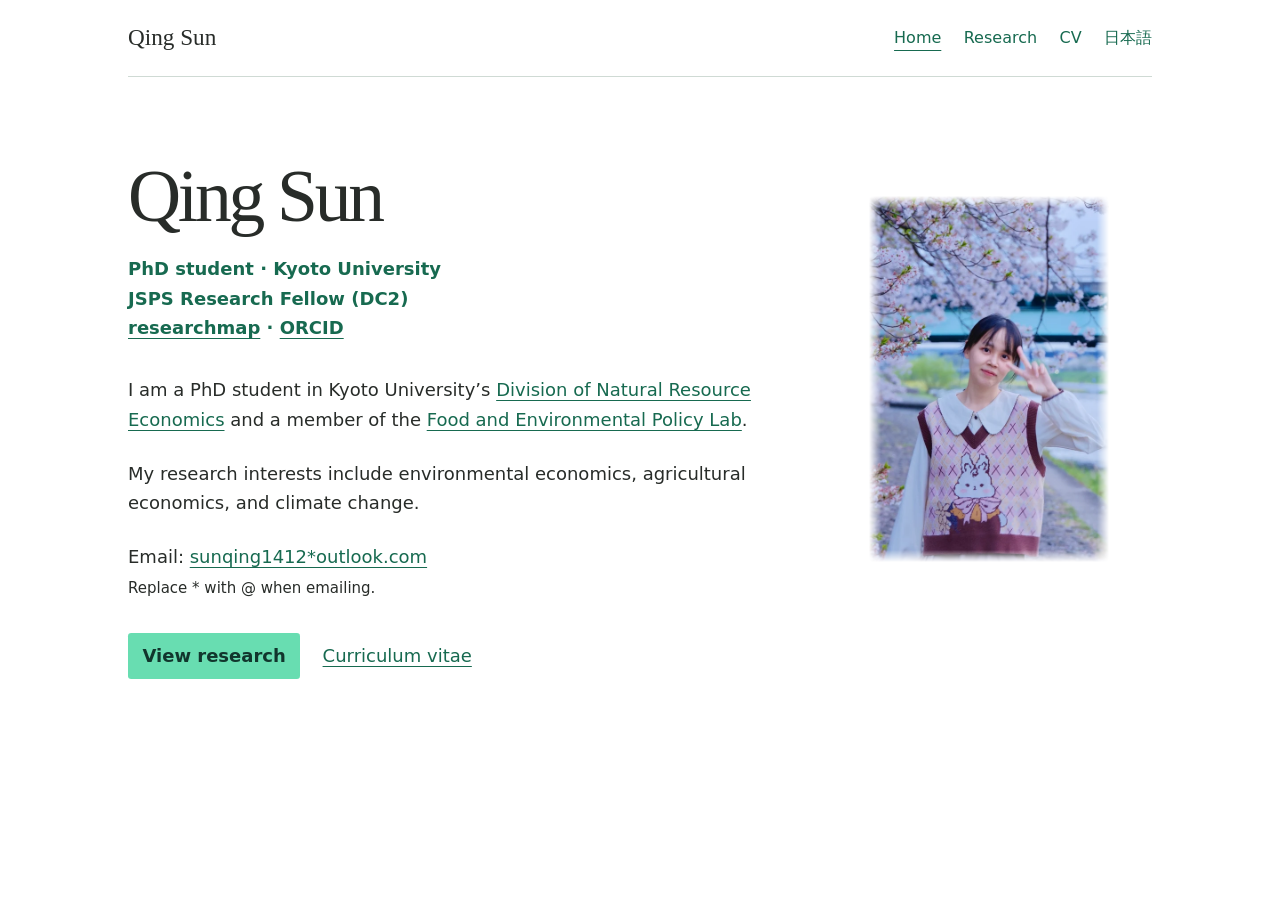
<file: index.html>
<!doctype html>
<html lang="en">
<head>
  <meta charset="utf-8">
  <meta name="viewport" content="width=device-width, initial-scale=1">
  <link rel="icon" type="image/png" sizes="512x512" href="favicon.png?v=original-sheep-crop">
  <link rel="icon" type="image/x-icon" sizes="16x16 24x24 32x32 48x48 64x64" href="favicon.ico?v=original-sheep-crop">
  <meta name="description" content="Qing Sun is a PhD student in natural resource economics at Kyoto University and a JSPS Research Fellow (DC2).">
  <title>Qing Sun | Kyoto University</title>
  <link rel="canonical" href="https://sunnyqingsun.github.io/">
  <link rel="alternate" hreflang="en" href="https://sunnyqingsun.github.io/">
  <link rel="alternate" hreflang="ja" href="https://sunnyqingsun.github.io/index-ja.html">
  <link rel="stylesheet" href="assets/site.css?v=portrait-alignment">
</head>
<body>
  <a class="skip-link" href="#main">Skip to content</a>
  <header class="masthead wrap">
    <a class="nameplate" href="index.html">Qing Sun</a>
    <nav aria-label="Main navigation">
      <a href="index.html" aria-current="page">Home</a>
      <a href="research.html">Research</a>
      <a href="Qing-Sun-CV.pdf" type="application/pdf">CV</a>
      <a href="index-ja.html" lang="ja" hreflang="ja" rel="alternate">日本語</a>
    </nav>
  </header>
  <main id="main" class="wrap">
    <div class="profile">
      <div class="profile-heading">
        <h1>Qing Sun</h1>
        <p class="role">
          PhD student · Kyoto University<br>
          JSPS Research Fellow (DC2)<br>
          <a href="https://researchmap.jp/chinsun">researchmap</a>&nbsp;·&nbsp;<a href="https://orcid.org/0009-0005-6671-2996">ORCID</a>
        </p>
      </div>
      <div class="introduction">
        <p>I am a PhD student in Kyoto University’s <a href="https://www.reseco.kais.kyoto-u.ac.jp/en/">Division of Natural Resource Economics</a> and a member of the <a href="https://www.reseco.kais.kyoto-u.ac.jp/en/lab/food-and-environmental-policy/">Food and Environmental Policy Lab</a>.</p>
        <p>My research interests include environmental economics, agricultural economics, and climate change.</p>
        <p>Email: <a href="mailto:sunqing1412@outlook.com">sunqing1412*outlook.com</a><br>
          <small>Replace * with @ when emailing.</small>
        </p>
        <div class="actions">
          <a class="button" href="research.html">View research</a>
          <a href="Qing-Sun-CV.pdf" type="application/pdf">Curriculum vitae</a>
        </div>
      </div>
      <figure class="portrait-slot">
        <img src="assets/qing-sun.webp" width="540" height="822" alt="Qing Sun beneath cherry blossoms">
      </figure>
    </div>
  </main>
</body>
</html>
</file>
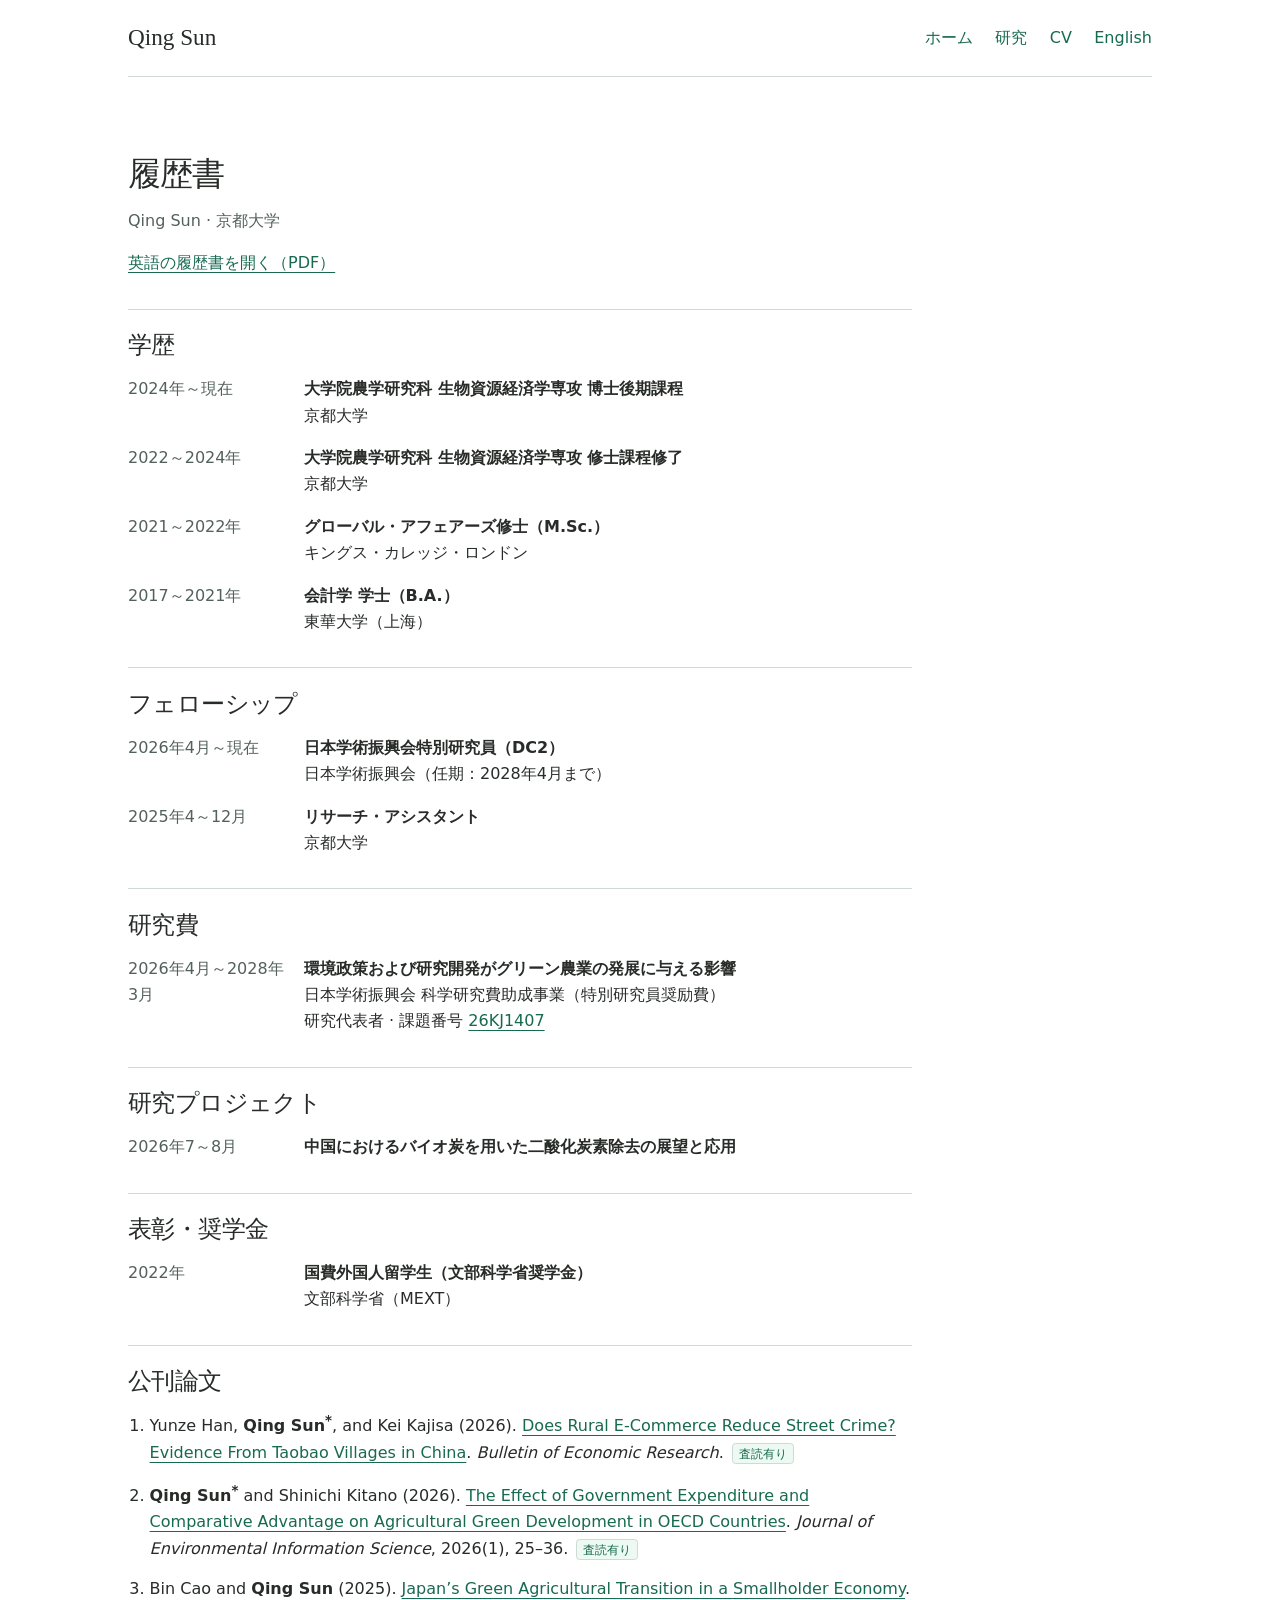
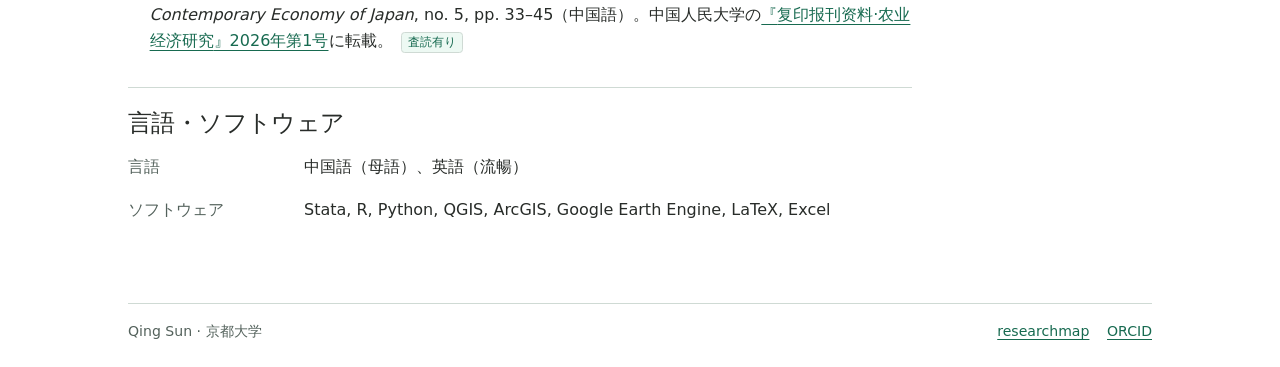
<file: cv-ja.html>
<!doctype html>
<html lang="ja">
<head>
  <meta charset="utf-8">
  <meta name="viewport" content="width=device-width, initial-scale=1">
  <link rel="icon" type="image/png" sizes="512x512" href="favicon.png?v=original-sheep-crop">
  <link rel="icon" type="image/x-icon" sizes="16x16 24x24 32x32 48x48 64x64" href="favicon.ico?v=original-sheep-crop">
  <meta name="description" content="京都大学大学院農学研究科に所属する Qing Sun の学歴、フェローシップ、研究費、業績。">
  <title>履歴書 | Qing Sun</title>
  <link rel="canonical" href="https://sunnyqingsun.github.io/cv-ja.html">
  <link rel="alternate" hreflang="en" href="https://sunnyqingsun.github.io/cv.html">
  <link rel="alternate" hreflang="ja" href="https://sunnyqingsun.github.io/cv-ja.html">
  <link rel="stylesheet" href="assets/site.css?v=review-label">
</head>
<body>
  <a class="skip-link" href="#main">本文へ移動</a>
  <header class="masthead wrap">
    <a class="nameplate" href="index-ja.html">Qing Sun</a>
    <nav aria-label="メインナビゲーション">
      <a href="index-ja.html">ホーム</a>
      <a href="research-ja.html">研究</a>
      <a href="Qing-Sun-CV.pdf" type="application/pdf" hreflang="en" title="英語の履歴書（PDF）">CV</a>
      <a href="cv.html" lang="en" hreflang="en" rel="alternate">English</a>
    </nav>
  </header>
  <main id="main" class="wrap">
    <div class="reading cv">
      <h1>履歴書</h1>
      <p class="intro">Qing Sun · 京都大学</p>
      <p><a href="Qing-Sun-CV.pdf" type="application/pdf" hreflang="en">英語の履歴書を開く（PDF）</a></p>
      <section class="section">
        <h2>学歴</h2>
        <dl>
          <div class="cv-row"><dt>2024年～現在</dt><dd><strong>大学院農学研究科 生物資源経済学専攻 博士後期課程</strong><br>京都大学</dd></div>
          <div class="cv-row"><dt>2022～2024年</dt><dd><strong>大学院農学研究科 生物資源経済学専攻 修士課程修了</strong><br>京都大学</dd></div>
          <div class="cv-row"><dt>2021～2022年</dt><dd><strong>グローバル・アフェアーズ修士（M.Sc.）</strong><br>キングス・カレッジ・ロンドン</dd></div>
          <div class="cv-row"><dt>2017～2021年</dt><dd><strong>会計学 学士（B.A.）</strong><br>東華大学（上海）</dd></div>
        </dl>
      </section>
      <section class="section">
        <h2>フェローシップ</h2>
        <dl>
          <div class="cv-row"><dt>2026年4月～現在</dt><dd><strong>日本学術振興会特別研究員（DC2）</strong><br>日本学術振興会（任期：2028年4月まで）</dd></div>
          <div class="cv-row"><dt>2025年4～12月</dt><dd><strong>リサーチ・アシスタント</strong><br>京都大学</dd></div>
        </dl>
      </section>
      <section class="section">
        <h2>研究費</h2>
        <dl>
          <div class="cv-row"><dt>2026年4月～2028年3月</dt><dd><strong>環境政策および研究開発がグリーン農業の発展に与える影響</strong><br>日本学術振興会 科学研究費助成事業（特別研究員奨励費）<br>研究代表者 · 課題番号 <a href="https://kaken.nii.ac.jp/ja/grant/KAKENHI-PROJECT-26KJ1407/">26KJ1407</a></dd></div>
        </dl>
      </section>
      <section class="section">
        <h2>研究プロジェクト</h2>
        <dl>
          <div class="cv-row"><dt>2026年7～8月</dt><dd><strong>中国におけるバイオ炭を用いた二酸化炭素除去の展望と応用</strong></dd></div>
        </dl>
      </section>
      <section class="section">
        <h2>表彰・奨学金</h2>
        <dl>
          <div class="cv-row"><dt>2022年</dt><dd><strong>国費外国人留学生（文部科学省奨学金）</strong><br>文部科学省（MEXT）</dd></div>
        </dl>
      </section>
      <section class="section">
        <h2>公刊論文</h2>
        <ol class="references">
          <li>Yunze Han, <strong>Qing Sun<sup aria-label="責任著者">*</sup></strong>, and Kei Kajisa (2026). <a href="https://doi.org/10.1111/boer.70090">Does Rural E-Commerce Reduce Street Crime? Evidence From Taobao Villages in China</a>. <cite>Bulletin of Economic Research</cite>. <span class="review-label">査読有り</span></li>
          <li><strong>Qing Sun<sup aria-label="責任著者">*</sup></strong> and Shinichi Kitano (2026). <a href="https://doi.org/10.11492/ceispapersen.2026.1_25">The Effect of Government Expenditure and Comparative Advantage on Agricultural Green Development in OECD Countries</a>. <cite>Journal of Environmental Information Science</cite>, 2026(1), 25–36. <span class="review-label">査読有り</span></li>
          <li>Bin Cao and <strong>Qing Sun</strong> (2025). <a href="https://oversea.cnki.net/kcms2/article/abstract?v=q-VwKjT1Pfx-j1pg_Ixmi7YtZPIc9PPR_5deIbf9g8KYHWtMHkkbIMzNKuC1mmJkxniQRS09jPfMnOxbj5FdrUdTryPF2ub2yXt73CTToxsQyDscBFg5Ecs_U2LI0tIc1v4-rr08UbleGVwOahtERHXWT3YMo4qRUw1uXBkE_N6iDccia-Zy6A==&amp;uniplatform=OVERSEA&amp;language=CHS">Japan’s Green Agricultural Transition in a Smallholder Economy</a>. <cite>Contemporary Economy of Japan</cite>, no. 5, pp. 33–45（中国語）。中国人民大学の<a href="https://www.rdfybk.com/qk/detail?DH=F2&amp;NF=2026&amp;QH=01">『<span lang="zh-CN">复印报刊资料·农业经济研究</span>』2026年第1号</a>に転載。 <span class="review-label">査読有り</span></li>
        </ol>
      </section>
      <section class="section">
        <h2>言語・ソフトウェア</h2>
        <dl>
          <div class="cv-row"><dt>言語</dt><dd>中国語（母語）、英語（流暢）</dd></div>
          <div class="cv-row"><dt>ソフトウェア</dt><dd>Stata, R, Python, QGIS, ArcGIS, Google Earth Engine, LaTeX, Excel</dd></div>
        </dl>
      </section>
    </div>
  </main>
  <footer class="footnote wrap" id="contact">
    <span>Qing Sun · 京都大学</span>
    <div><a href="https://researchmap.jp/chinsun">researchmap</a><a href="https://orcid.org/0009-0005-6671-2996">ORCID</a></div>
  </footer>
</body>
</html>
</file>
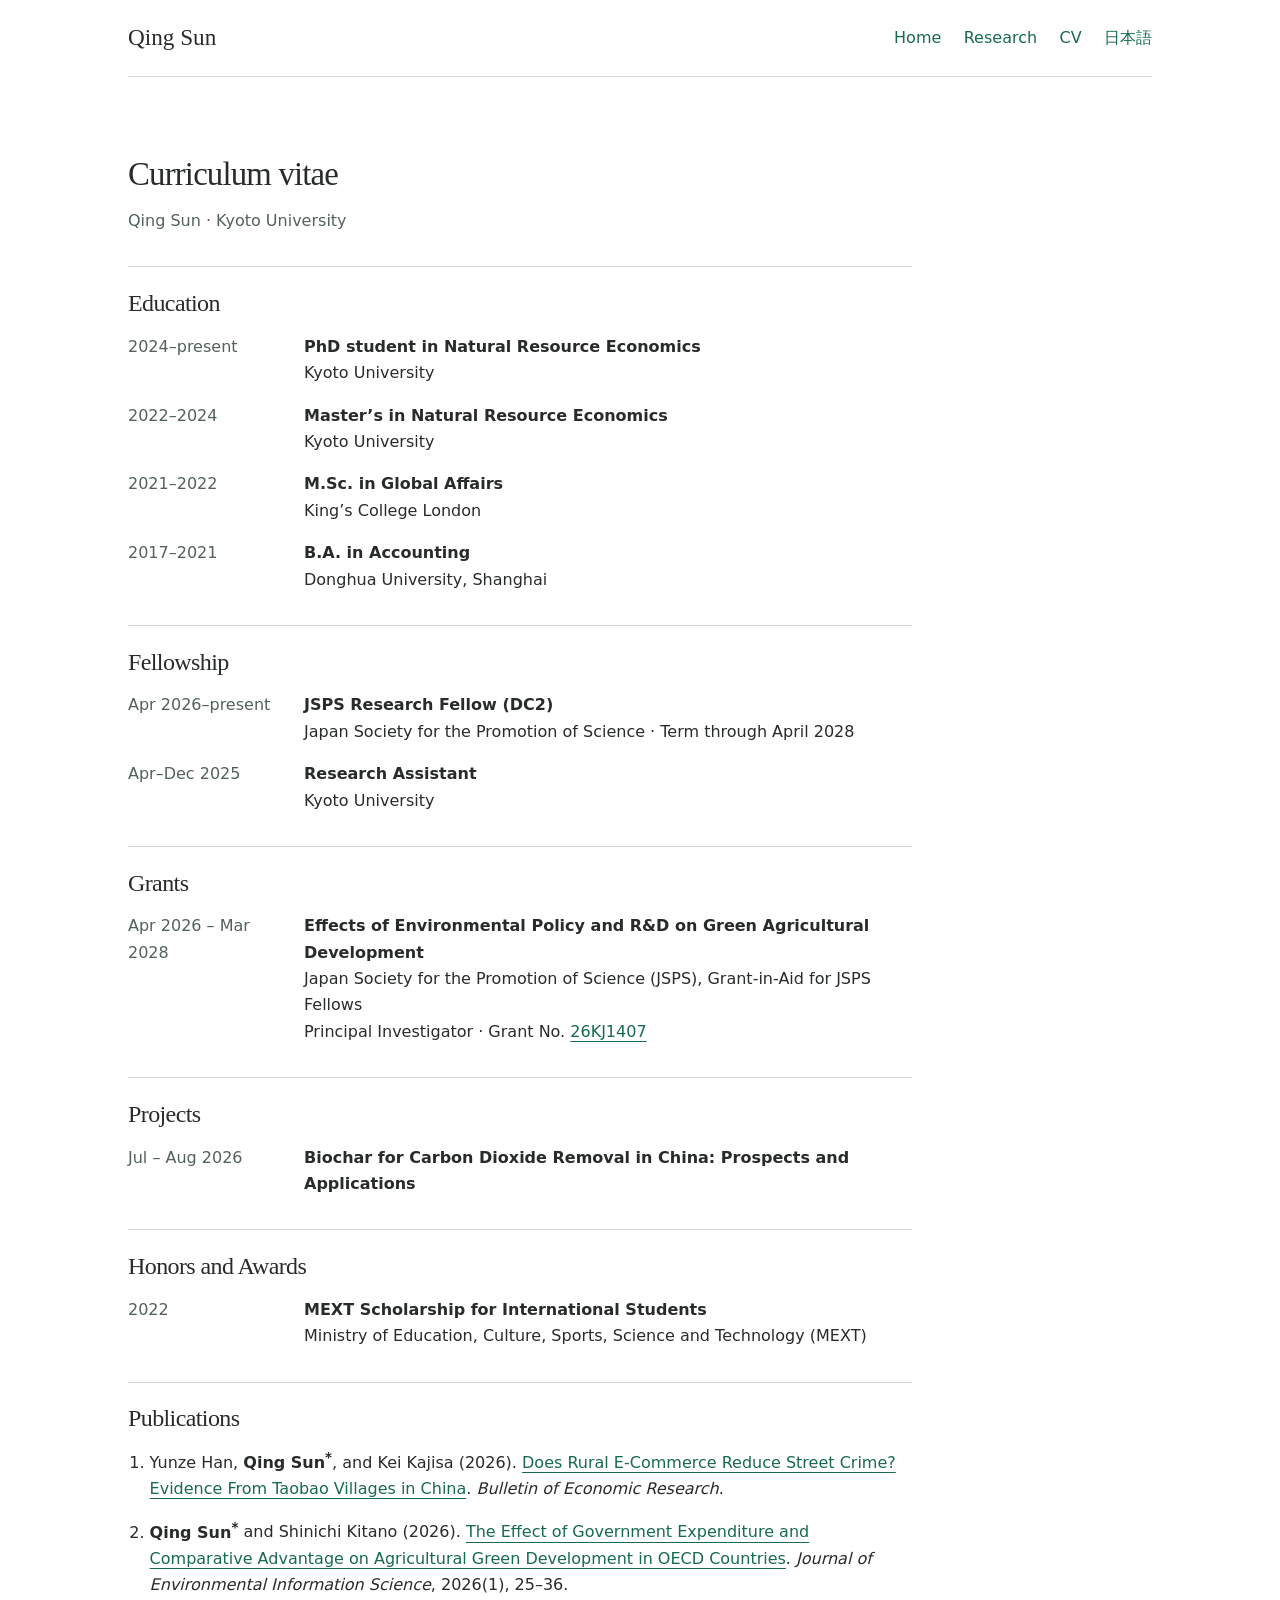
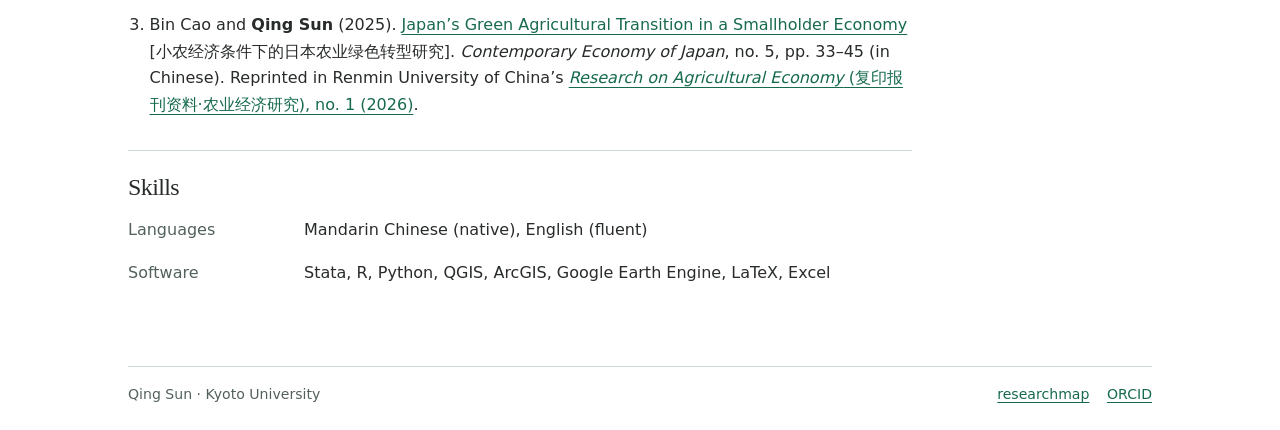
<file: cv.html>
<!doctype html>
<html lang="en">
<head>
  <meta charset="utf-8">
  <meta name="viewport" content="width=device-width, initial-scale=1">
  <link rel="icon" type="image/png" sizes="512x512" href="favicon.png?v=original-sheep-crop">
  <link rel="icon" type="image/x-icon" sizes="16x16 24x24 32x32 48x48 64x64" href="favicon.ico?v=original-sheep-crop">
  <meta name="description" content="Education, fellowship, award, and publications of Qing Sun, Kyoto University.">
  <title>Curriculum Vitae | Qing Sun</title>
  <link rel="canonical" href="https://sunnyqingsun.github.io/cv.html">
  <link rel="alternate" hreflang="en" href="https://sunnyqingsun.github.io/cv.html">
  <link rel="alternate" hreflang="ja" href="https://sunnyqingsun.github.io/cv-ja.html">
  <link rel="stylesheet" href="assets/site.css?v=mint-feather">
</head>
<body>
  <a class="skip-link" href="#main">Skip to content</a>
  <header class="masthead wrap">
    <a class="nameplate" href="index.html">Qing Sun</a>
    <nav aria-label="Main navigation">
      <a href="index.html">Home</a>
      <a href="research.html">Research</a>
      <a href="Qing-Sun-CV.pdf" type="application/pdf">CV</a>
      <a href="cv-ja.html" lang="ja" hreflang="ja" rel="alternate">日本語</a>
    </nav>
  </header>
  <main id="main" class="wrap">
    <div class="reading cv">
      <h1>Curriculum vitae</h1>
      <p class="intro">Qing Sun · Kyoto University</p>
      <!-- A download link may be added when a public CV is ready. -->
      <section class="section">
        <h2>Education</h2>
        <dl>
          <div class="cv-row"><dt>2024–present</dt><dd><strong>PhD student in Natural Resource Economics</strong><br>Kyoto University</dd></div>
          <div class="cv-row"><dt>2022–2024</dt><dd><strong>Master’s in Natural Resource Economics</strong><br>Kyoto University</dd></div>
          <div class="cv-row"><dt>2021–2022</dt><dd><strong>M.Sc. in Global Affairs</strong><br>King’s College London</dd></div>
          <div class="cv-row"><dt>2017–2021</dt><dd><strong>B.A. in Accounting</strong><br>Donghua University, Shanghai</dd></div>
        </dl>
      </section>
      <section class="section">
        <h2>Fellowship</h2>
        <dl>
          <div class="cv-row"><dt>Apr 2026–present</dt><dd><strong>JSPS Research Fellow (DC2)</strong><br>Japan Society for the Promotion of Science · Term through April 2028</dd></div>
          <div class="cv-row"><dt>Apr–Dec 2025</dt><dd><strong>Research Assistant</strong><br>Kyoto University</dd></div>
        </dl>
      </section>
      <section class="section">
        <h2>Grants</h2>
        <dl>
          <div class="cv-row"><dt>Apr 2026 – Mar 2028</dt><dd><strong>Effects of Environmental Policy and R&amp;D on Green Agricultural Development</strong><br>Japan Society for the Promotion of Science (JSPS), Grant-in-Aid for JSPS Fellows<br>Principal Investigator · Grant No. <a href="https://kaken.nii.ac.jp/ja/grant/KAKENHI-PROJECT-26KJ1407/">26KJ1407</a></dd></div>
        </dl>
      </section>
      <section class="section">
        <h2>Projects</h2>
        <dl>
          <div class="cv-row"><dt>Jul – Aug 2026</dt><dd><strong>Biochar for Carbon Dioxide Removal in China: Prospects and Applications</strong></dd></div>
        </dl>
      </section>
      <section class="section">
        <h2>Honors and Awards</h2>
        <dl>
          <div class="cv-row"><dt>2022</dt><dd><strong>MEXT Scholarship for International Students</strong><br>Ministry of Education, Culture, Sports, Science and Technology (MEXT)</dd></div>
        </dl>
      </section>
      <section class="section">
        <h2>Publications</h2>
        <ol class="references">
          <li>Yunze Han, <strong>Qing Sun<sup aria-label="Corresponding author">*</sup></strong>, and Kei Kajisa (2026). <a href="https://doi.org/10.1111/boer.70090">Does Rural E-Commerce Reduce Street Crime? Evidence From Taobao Villages in China</a>. <cite>Bulletin of Economic Research</cite>.</li>
          <li><strong>Qing Sun<sup aria-label="Corresponding author">*</sup></strong> and Shinichi Kitano (2026). <a href="https://doi.org/10.11492/ceispapersen.2026.1_25">The Effect of Government Expenditure and Comparative Advantage on Agricultural Green Development in OECD Countries</a>. <cite>Journal of Environmental Information Science</cite>, 2026(1), 25–36.</li>
          <li>Bin Cao and <strong>Qing Sun</strong> (2025). <a href="https://oversea.cnki.net/kcms2/article/abstract?v=q-VwKjT1Pfx-j1pg_Ixmi7YtZPIc9PPR_5deIbf9g8KYHWtMHkkbIMzNKuC1mmJkxniQRS09jPfMnOxbj5FdrUdTryPF2ub2yXt73CTToxsQyDscBFg5Ecs_U2LI0tIc1v4-rr08UbleGVwOahtERHXWT3YMo4qRUw1uXBkE_N6iDccia-Zy6A==&amp;uniplatform=OVERSEA&amp;language=CHS">Japan’s Green Agricultural Transition in a Smallholder Economy</a> [<span lang="zh-CN">小农经济条件下的日本农业绿色转型研究</span>]. <cite>Contemporary Economy of Japan</cite>, no. 5, pp. 33–45 (in Chinese). Reprinted in Renmin University of China’s <a href="https://www.rdfybk.com/qk/detail?DH=F2&amp;NF=2026&amp;QH=01"><cite>Research on Agricultural Economy</cite> (<span lang="zh-CN">复印报刊资料·农业经济研究</span>), no. 1 (2026)</a>.</li>
        </ol>
      </section>
      <section class="section">
        <h2>Skills</h2>
        <dl>
          <div class="cv-row"><dt>Languages</dt><dd>Mandarin Chinese (native), English (fluent)</dd></div>
          <div class="cv-row"><dt>Software</dt><dd>Stata, R, Python, QGIS, ArcGIS, Google Earth Engine, LaTeX, Excel</dd></div>
        </dl>
      </section>
    </div>
  </main>
  <footer class="footnote wrap" id="contact">
    <span>Qing Sun · Kyoto University</span>
    <div><a href="https://researchmap.jp/chinsun">researchmap</a><a href="https://orcid.org/0009-0005-6671-2996">ORCID</a></div>
  </footer>
</body>
</html>
</file>
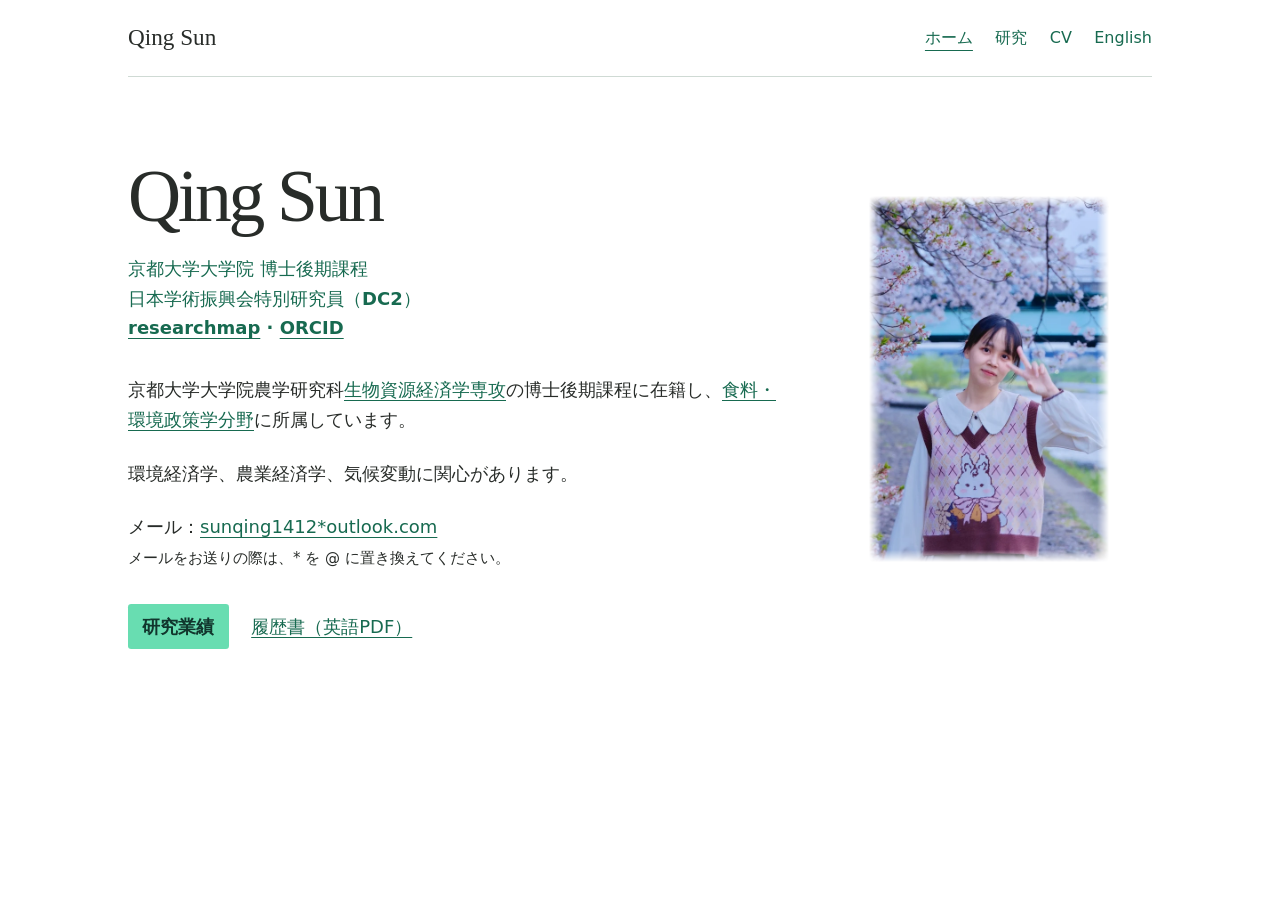
<file: index-ja.html>
<!doctype html>
<html lang="ja">
<head>
  <meta charset="utf-8">
  <meta name="viewport" content="width=device-width, initial-scale=1">
  <link rel="icon" type="image/png" sizes="512x512" href="favicon.png?v=original-sheep-crop">
  <link rel="icon" type="image/x-icon" sizes="16x16 24x24 32x32 48x48 64x64" href="favicon.ico?v=original-sheep-crop">
  <meta name="description" content="京都大学大学院農学研究科・日本学術振興会特別研究員（DC2）の Qing Sun の個人サイト。環境経済学、農業経済学、気候変動を研究しています。">
  <title>Qing Sun | 京都大学</title>
  <link rel="canonical" href="https://sunnyqingsun.github.io/index-ja.html">
  <link rel="alternate" hreflang="en" href="https://sunnyqingsun.github.io/">
  <link rel="alternate" hreflang="ja" href="https://sunnyqingsun.github.io/index-ja.html">
  <link rel="stylesheet" href="assets/site.css?v=portrait-alignment">
</head>
<body>
  <a class="skip-link" href="#main">本文へ移動</a>
  <header class="masthead wrap">
    <a class="nameplate" href="index-ja.html">Qing Sun</a>
    <nav aria-label="メインナビゲーション">
      <a href="index-ja.html" aria-current="page">ホーム</a>
      <a href="research-ja.html">研究</a>
      <a href="Qing-Sun-CV.pdf" type="application/pdf" hreflang="en" title="英語の履歴書（PDF）">CV</a>
      <a href="index.html" lang="en" hreflang="en" rel="alternate">English</a>
    </nav>
  </header>
  <main id="main" class="wrap">
    <div class="profile">
      <div class="profile-heading">
        <h1>Qing Sun</h1>
        <p class="role">
          京都大学大学院 博士後期課程<br>
          日本学術振興会特別研究員（DC2）<br>
          <a href="https://researchmap.jp/chinsun">researchmap</a>&nbsp;·&nbsp;<a href="https://orcid.org/0009-0005-6671-2996">ORCID</a>
        </p>
      </div>
      <div class="introduction">
        <p>京都大学大学院農学研究科<a href="https://www.reseco.kais.kyoto-u.ac.jp/">生物資源経済学専攻</a>の博士後期課程に在籍し、<a href="https://www.reseco.kais.kyoto-u.ac.jp/lab/food-and-environmental-policy/">食料・環境政策学分野</a>に所属しています。</p>
        <p>環境経済学、農業経済学、気候変動に関心があります。</p>
        <p>メール：<a href="mailto:sunqing1412@outlook.com">sunqing1412*outlook.com</a><br>
          <small>メールをお送りの際は、* を @ に置き換えてください。</small>
        </p>
        <div class="actions">
          <a class="button" href="research-ja.html">研究業績</a>
          <a href="Qing-Sun-CV.pdf" type="application/pdf" hreflang="en">履歴書（英語PDF）</a>
        </div>
      </div>
      <figure class="portrait-slot">
        <img src="assets/qing-sun.webp" width="540" height="822" alt="桜の木の下で撮影した Qing Sun の写真">
      </figure>
    </div>
  </main>
</body>
</html>
</file>
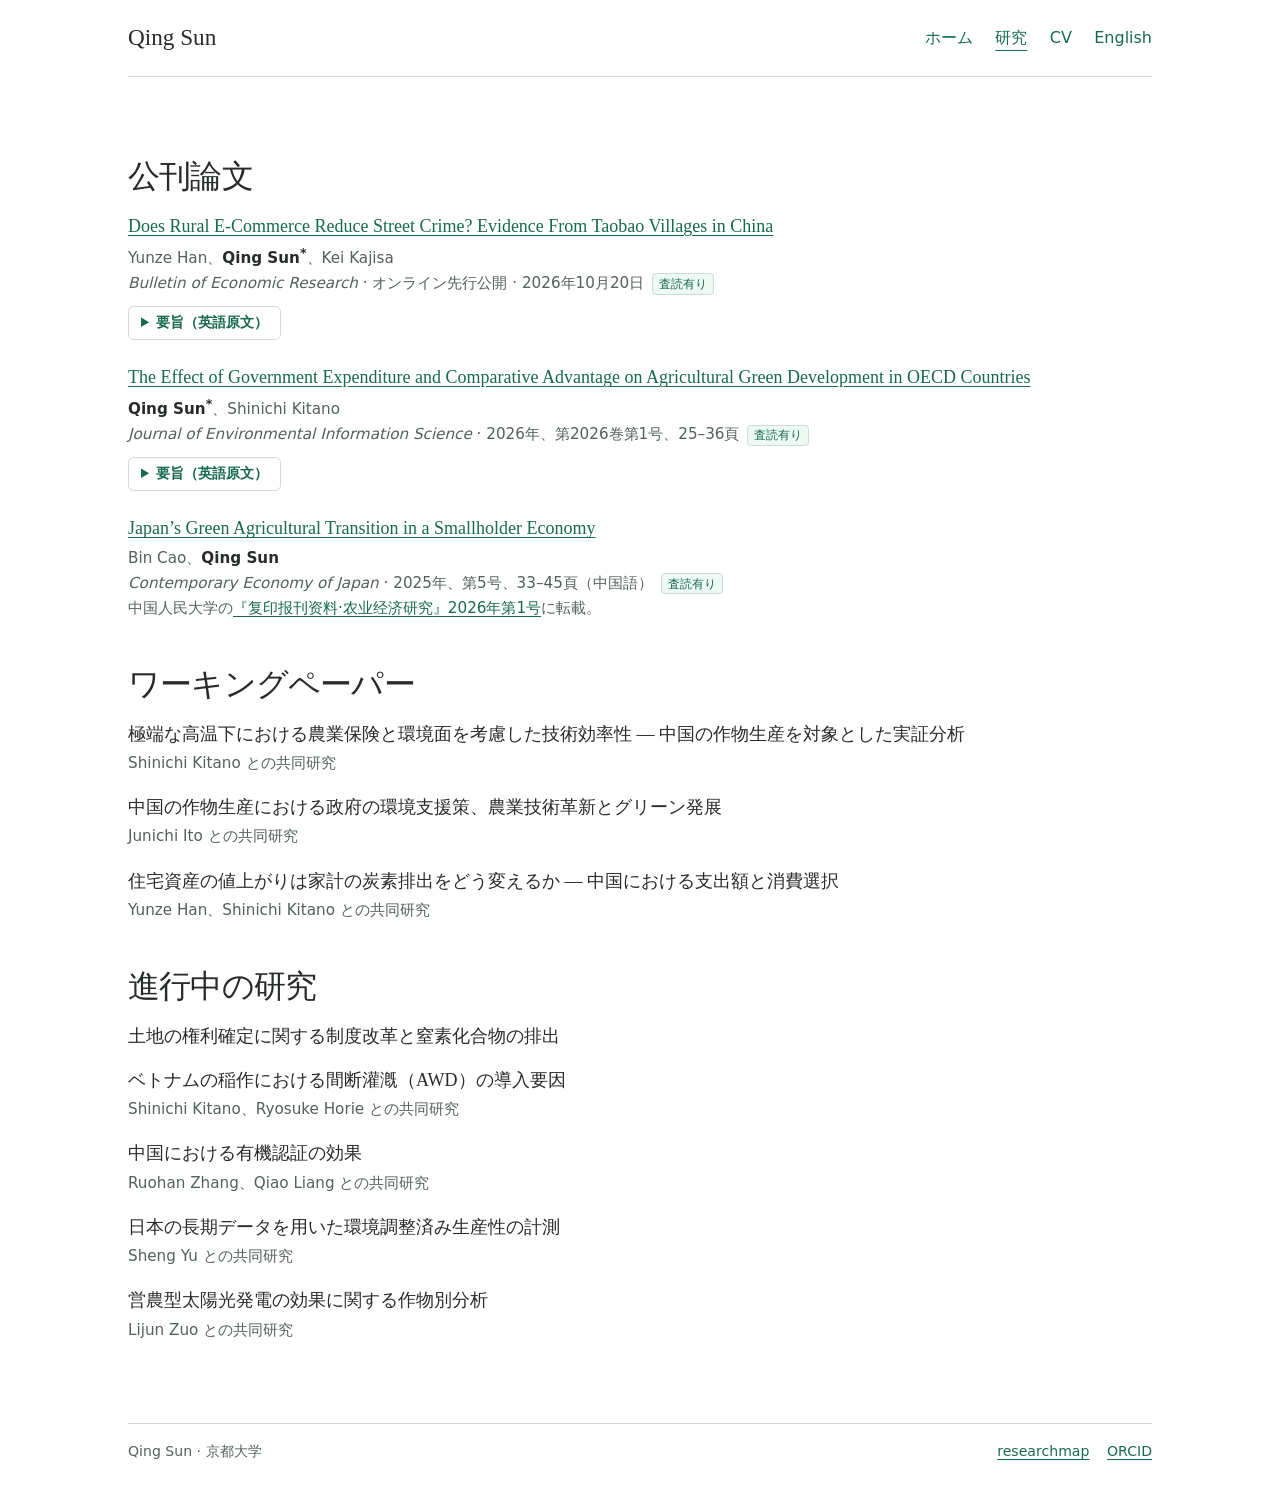
<file: research-ja.html>
<!doctype html>
<html lang="ja">
<head>
  <meta charset="utf-8">
  <meta name="viewport" content="width=device-width, initial-scale=1">
  <link rel="icon" type="image/png" sizes="512x512" href="favicon.png?v=original-sheep-crop">
  <link rel="icon" type="image/x-icon" sizes="16x16 24x24 32x32 48x48 64x64" href="favicon.ico?v=original-sheep-crop">
  <meta name="description" content="Qing Sun の公刊論文、ワーキングペーパー、進行中の研究を掲載しています。">
  <title>研究 | Qing Sun</title>
  <link rel="canonical" href="https://sunnyqingsun.github.io/research-ja.html">
  <link rel="alternate" hreflang="en" href="https://sunnyqingsun.github.io/research.html">
  <link rel="alternate" hreflang="ja" href="https://sunnyqingsun.github.io/research-ja.html">
  <link rel="stylesheet" href="assets/site.css?v=review-label">
</head>
<body>
  <a class="skip-link" href="#main">本文へ移動</a>
  <header class="masthead wrap">
    <a class="nameplate" href="index-ja.html">Qing Sun</a>
    <nav aria-label="メインナビゲーション">
      <a href="index-ja.html">ホーム</a>
      <a href="research-ja.html" aria-current="page">研究</a>
      <a href="Qing-Sun-CV.pdf" type="application/pdf" hreflang="en" title="英語の履歴書（PDF）">CV</a>
      <a href="research.html" lang="en" hreflang="en" rel="alternate">English</a>
    </nav>
  </header>
  <main id="main" class="wrap" aria-label="研究">
    <div class="paper-groups">
      <section class="paper-group">
        <h2>公刊論文</h2>
        <ul class="paper-list publications" role="list">
          <li>
            <h3><a href="https://doi.org/10.1111/boer.70090" lang="en">Does Rural E-Commerce Reduce Street Crime? Evidence From Taobao Villages in China</a></h3>
            <p class="authors">Yunze Han、<strong>Qing Sun<sup aria-label="責任著者">*</sup></strong>、Kei Kajisa</p>
            <p><cite>Bulletin of Economic Research</cite> · オンライン先行公開 · <time datetime="2026-10-20">2026年10月20日</time> <span class="review-label">査読有り</span></p>
            <details class="abstract">
              <summary>要旨（英語原文）</summary>
              <p lang="en">Rural e‐commerce development is believed to generate positive economic effects, but little research examines its other social effects. We study whether the emergence of Taobao villages reduces property‐related street and neighborhood crime at the county level in China. Using a panel of 2,872 counties from 2014 to 2019, we estimate this effect using a difference‐in‐differences approach. The results show that counties with Taobao villages experience a significant decline in property‐related street and neighborhood crime. By showing that Taobao villages may also affect local public safety, these findings extend the literature on rural e‐commerce beyond its traditional focus on economic outcomes to broader social outcomes.</p>
              <a href="https://doi.org/10.1111/boer.70090">Wiley で掲載誌の要旨を読む</a>
            </details>
          </li>
          <li>
            <h3><a href="https://doi.org/10.11492/ceispapersen.2026.1_25" lang="en">The Effect of Government Expenditure and Comparative Advantage on Agricultural Green Development in OECD Countries</a></h3>
            <p class="authors"><strong>Qing Sun<sup aria-label="責任著者">*</sup></strong>、Shinichi Kitano</p>
            <p><cite>Journal of Environmental Information Science</cite> · <time datetime="2026">2026</time>年、第2026巻第1号、25–36頁 <span class="review-label">査読有り</span></p>
            <details class="abstract">
              <summary>要旨（英語原文）</summary>
              <p lang="en">This study examines how revealed comparative advantage (RCA) and agricultural government expenditure are associated with standard total factor productivity (STFP) and green total factor productivity (GTFP) in OECD countries from 2005 to 2021. In measuring GTFP, we account for both negative externalities from carbon emissions and positive externalities from soil carbon sequestration. Using dynamic panel analysis, we find that RCA is positively associated with both STFP and GTFP, and that agricultural government expenditure is related to both productivity measures. However, the estimated association of government expenditure is larger for STFP than for GTFP. Overall, the findings highlight the importance of considering both environmental costs and positive environmental externalities when evaluating the role of government support and agricultural competitiveness in sustainable agricultural development.</p>
              <a href="https://doi.org/10.11492/ceispapersen.2026.1_25">J-STAGE で掲載誌の要旨を読む</a>
            </details>
          </li>
          <li>
            <h3><a href="https://oversea.cnki.net/kcms2/article/abstract?v=q-VwKjT1Pfx-j1pg_Ixmi7YtZPIc9PPR_5deIbf9g8KYHWtMHkkbIMzNKuC1mmJkxniQRS09jPfMnOxbj5FdrUdTryPF2ub2yXt73CTToxsQyDscBFg5Ecs_U2LI0tIc1v4-rr08UbleGVwOahtERHXWT3YMo4qRUw1uXBkE_N6iDccia-Zy6A==&amp;uniplatform=OVERSEA&amp;language=CHS" lang="en">Japan’s Green Agricultural Transition in a Smallholder Economy</a></h3>
            <p class="authors">Bin Cao、<strong>Qing Sun</strong></p>
            <p><cite>Contemporary Economy of Japan</cite> · <time datetime="2025">2025</time>年、第5号、33–45頁（中国語） <span class="review-label">査読有り</span></p>
            <p>中国人民大学の<a href="https://www.rdfybk.com/qk/detail?DH=F2&amp;NF=2026&amp;QH=01">『<span lang="zh-CN">复印报刊资料·农业经济研究</span>』2026年第1号</a>に転載。</p>
          </li>
        </ul>
      </section>
      <section class="paper-group" id="working-papers">
        <h2>ワーキングペーパー</h2>
        <ul class="paper-list working-papers" role="list">
          <li>
            <h3>極端な高温下における農業保険と環境面を考慮した技術効率性 ― 中国の作物生産を対象とした実証分析</h3>
            <p class="authors">Shinichi Kitano との共同研究</p>
          </li>
          <li>
            <h3>中国の作物生産における政府の環境支援策、農業技術革新とグリーン発展</h3>
            <p class="authors">Junichi Ito との共同研究</p>
          </li>
          <li>
            <h3>住宅資産の値上がりは家計の炭素排出をどう変えるか ― 中国における支出額と消費選択</h3>
            <p class="authors">Yunze Han、Shinichi Kitano との共同研究</p>
          </li>
        </ul>
      </section>
      <section class="paper-group">
        <h2>進行中の研究</h2>
        <ul class="paper-list" role="list">
          <li><h3>土地の権利確定に関する制度改革と窒素化合物の排出</h3></li>
          <li>
            <h3>ベトナムの稲作における間断灌漑（AWD）の導入要因</h3>
            <p class="authors">Shinichi Kitano、Ryosuke Horie との共同研究</p>
          </li>
          <li>
            <h3>中国における有機認証の効果</h3>
            <p class="authors">Ruohan Zhang、Qiao Liang との共同研究</p>
          </li>
          <li>
            <h3>日本の長期データを用いた環境調整済み生産性の計測</h3>
            <p class="authors">Sheng Yu との共同研究</p>
          </li>
          <li>
            <h3>営農型太陽光発電の効果に関する作物別分析</h3>
            <p class="authors">Lijun Zuo との共同研究</p>
          </li>
        </ul>
      </section>
    </div>
  </main>
  <footer class="footnote wrap" id="contact">
    <span>Qing Sun · 京都大学</span>
    <div><a href="https://researchmap.jp/chinsun">researchmap</a><a href="https://orcid.org/0009-0005-6671-2996">ORCID</a></div>
  </footer>
</body>
</html>
</file>
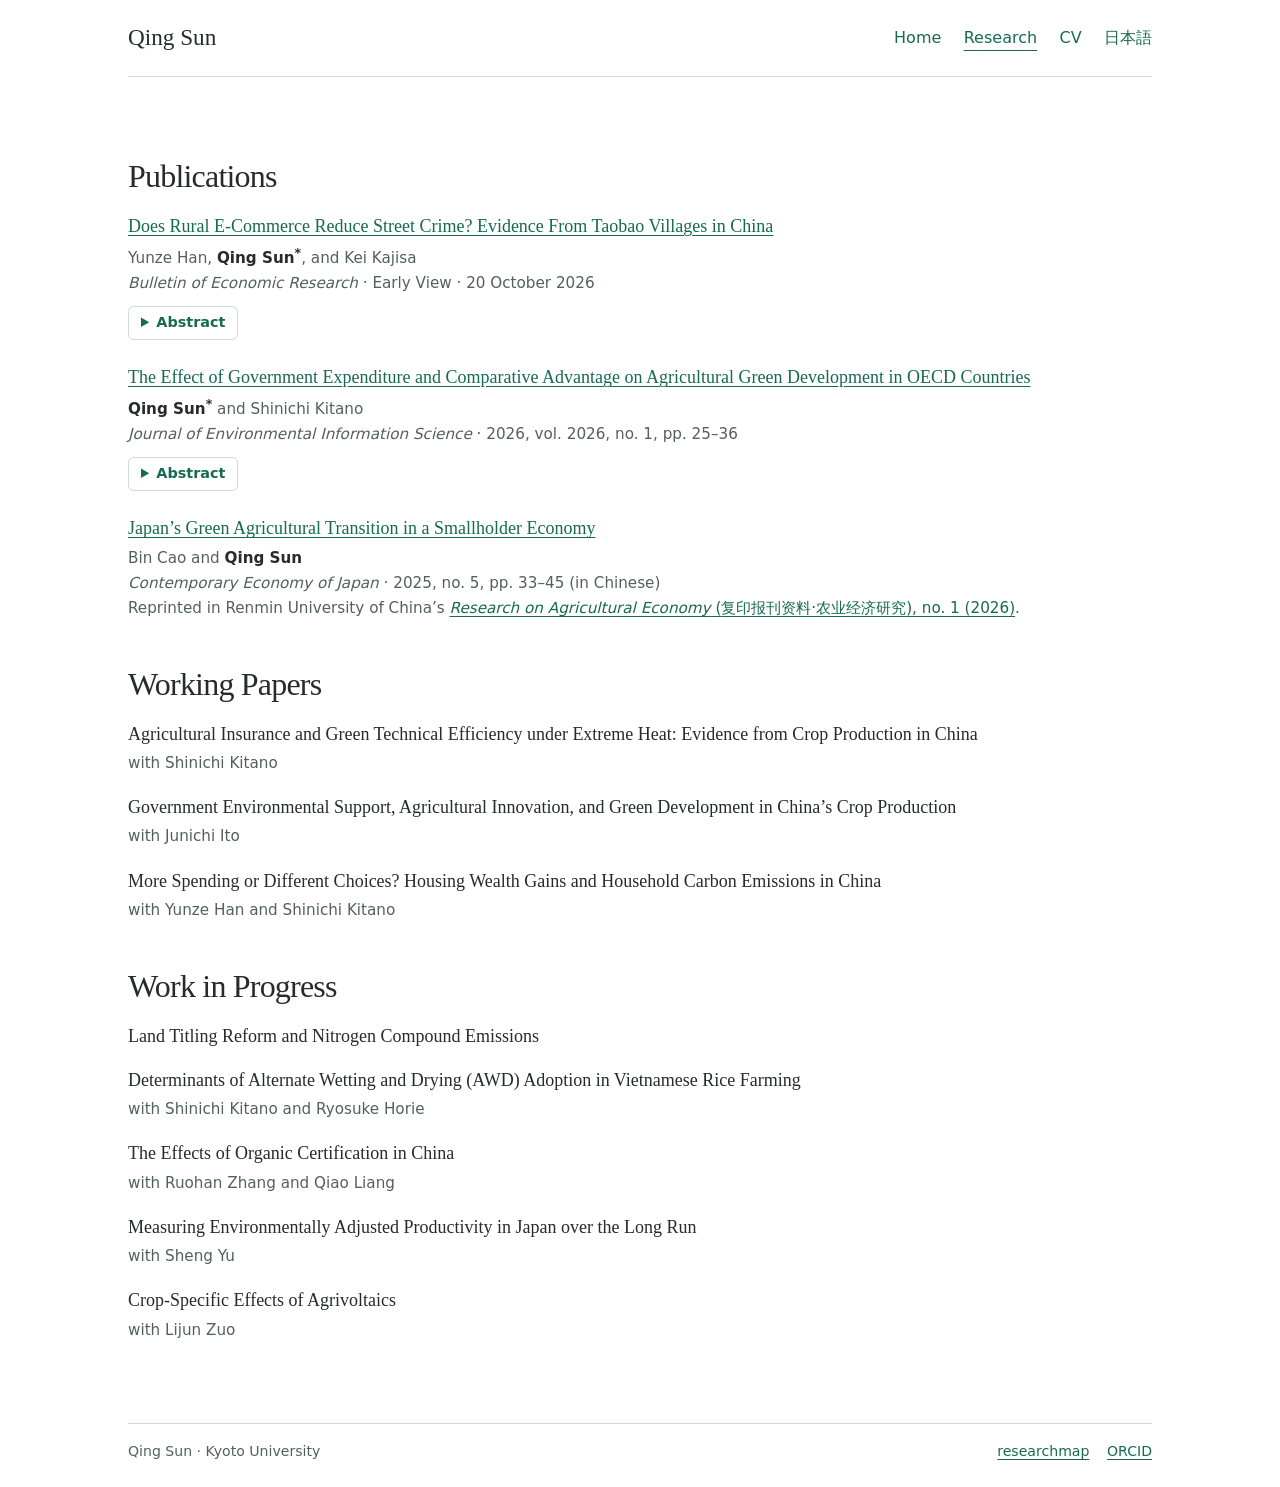
<file: research.html>
<!doctype html>
<html lang="en">
<head>
  <meta charset="utf-8">
  <meta name="viewport" content="width=device-width, initial-scale=1">
  <link rel="icon" type="image/png" sizes="512x512" href="favicon.png?v=original-sheep-crop">
  <link rel="icon" type="image/x-icon" sizes="16x16 24x24 32x32 48x48 64x64" href="favicon.ico?v=original-sheep-crop">
  <meta name="description" content="Publications, working papers, and work in progress by Qing Sun.">
  <title>Research | Qing Sun</title>
  <link rel="canonical" href="https://sunnyqingsun.github.io/research.html">
  <link rel="alternate" hreflang="en" href="https://sunnyqingsun.github.io/research.html">
  <link rel="alternate" hreflang="ja" href="https://sunnyqingsun.github.io/research-ja.html">
  <link rel="stylesheet" href="assets/site.css?v=reading-size">
</head>
<body>
  <a class="skip-link" href="#main">Skip to content</a>
  <header class="masthead wrap">
    <a class="nameplate" href="index.html">Qing Sun</a>
    <nav aria-label="Main navigation">
      <a href="index.html">Home</a>
      <a href="research.html" aria-current="page">Research</a>
      <a href="Qing-Sun-CV.pdf" type="application/pdf">CV</a>
      <a href="research-ja.html" lang="ja" hreflang="ja" rel="alternate">日本語</a>
    </nav>
  </header>
  <main id="main" class="wrap" aria-label="Research">
    <div class="paper-groups">
      <section class="paper-group">
        <h2>Publications</h2>
        <ul class="paper-list publications" role="list">
          <li>
            <h3><a href="https://doi.org/10.1111/boer.70090">Does Rural E-Commerce Reduce Street Crime? Evidence From Taobao Villages in China</a></h3>
            <p class="authors">Yunze Han, <strong>Qing Sun<sup aria-label="Corresponding author">*</sup></strong>, and Kei Kajisa</p>
            <p><cite>Bulletin of Economic Research</cite> · Early View · <time datetime="2026-10-20">20 October 2026</time></p>
            <details class="abstract">
              <summary>Abstract</summary>
              <p>Rural e‐commerce development is believed to generate positive economic effects, but little research examines its other social effects. We study whether the emergence of Taobao villages reduces property‐related street and neighborhood crime at the county level in China. Using a panel of 2,872 counties from 2014 to 2019, we estimate this effect using a difference‐in‐differences approach. The results show that counties with Taobao villages experience a significant decline in property‐related street and neighborhood crime. By showing that Taobao villages may also affect local public safety, these findings extend the literature on rural e‐commerce beyond its traditional focus on economic outcomes to broader social outcomes.</p>
              <a href="https://doi.org/10.1111/boer.70090">Read the published abstract on Wiley</a>
            </details>
          </li>
          <li>
            <h3><a href="https://doi.org/10.11492/ceispapersen.2026.1_25">The Effect of Government Expenditure and Comparative Advantage on Agricultural Green Development in OECD Countries</a></h3>
            <p class="authors"><strong>Qing Sun<sup aria-label="Corresponding author">*</sup></strong> and Shinichi Kitano</p>
            <p><cite>Journal of Environmental Information Science</cite> · <time datetime="2026">2026</time>, vol. 2026, no. 1, pp. 25–36</p>
            <details class="abstract">
              <summary>Abstract</summary>
              <p>This study examines how revealed comparative advantage (RCA) and agricultural government expenditure are associated with standard total factor productivity (STFP) and green total factor productivity (GTFP) in OECD countries from 2005 to 2021. In measuring GTFP, we account for both negative externalities from carbon emissions and positive externalities from soil carbon sequestration. Using dynamic panel analysis, we find that RCA is positively associated with both STFP and GTFP, and that agricultural government expenditure is related to both productivity measures. However, the estimated association of government expenditure is larger for STFP than for GTFP. Overall, the findings highlight the importance of considering both environmental costs and positive environmental externalities when evaluating the role of government support and agricultural competitiveness in sustainable agricultural development.</p>
              <a href="https://doi.org/10.11492/ceispapersen.2026.1_25">Read the published abstract on J-STAGE</a>
            </details>
          </li>
          <li>
            <h3><a href="https://oversea.cnki.net/kcms2/article/abstract?v=q-VwKjT1Pfx-j1pg_Ixmi7YtZPIc9PPR_5deIbf9g8KYHWtMHkkbIMzNKuC1mmJkxniQRS09jPfMnOxbj5FdrUdTryPF2ub2yXt73CTToxsQyDscBFg5Ecs_U2LI0tIc1v4-rr08UbleGVwOahtERHXWT3YMo4qRUw1uXBkE_N6iDccia-Zy6A==&amp;uniplatform=OVERSEA&amp;language=CHS">Japan’s Green Agricultural Transition in a Smallholder Economy</a></h3>
            <p class="authors">Bin Cao and <strong>Qing Sun</strong></p>
            <p><cite>Contemporary Economy of Japan</cite> · <time datetime="2025">2025</time>, no. 5, pp. 33–45 (in Chinese)</p>
            <p>Reprinted in Renmin University of China’s <a href="https://www.rdfybk.com/qk/detail?DH=F2&amp;NF=2026&amp;QH=01"><cite>Research on Agricultural Economy</cite> (<span lang="zh-CN">复印报刊资料·农业经济研究</span>), no. 1 (2026)</a>.</p>
          </li>
        </ul>
      </section>
      <section class="paper-group" id="working-papers">
        <h2>Working Papers</h2>
        <ul class="paper-list working-papers" role="list">
          <li>
            <h3>Agricultural Insurance and Green Technical Efficiency under Extreme Heat: Evidence from Crop Production in China</h3>
            <p class="authors">with Shinichi Kitano</p>
          </li>
          <li>
            <h3>Government Environmental Support, Agricultural Innovation, and Green Development in China’s Crop Production</h3>
            <p class="authors">with Junichi Ito</p>
          </li>
          <li>
            <h3>More Spending or Different Choices? Housing Wealth Gains and Household Carbon Emissions in China</h3>
            <p class="authors">with Yunze Han and Shinichi Kitano</p>
          </li>
        </ul>
      </section>
      <section class="paper-group">
        <h2>Work in Progress</h2>
        <ul class="paper-list" role="list">
          <li><h3>Land Titling Reform and Nitrogen Compound Emissions</h3></li>
          <li>
            <h3>Determinants of Alternate Wetting and Drying (AWD) Adoption in Vietnamese Rice Farming</h3>
            <p class="authors">with Shinichi Kitano and Ryosuke Horie</p>
          </li>
          <li>
            <h3>The Effects of Organic Certification in China</h3>
            <p class="authors">with Ruohan Zhang and Qiao Liang</p>
          </li>
          <li>
            <h3>Measuring Environmentally Adjusted Productivity in Japan over the Long Run</h3>
            <p class="authors">with Sheng Yu</p>
          </li>
          <li>
            <h3>Crop-Specific Effects of Agrivoltaics</h3>
            <p class="authors">with Lijun Zuo</p>
          </li>
        </ul>
      </section>
    </div>
  </main>
  <footer class="footnote wrap" id="contact">
    <span>Qing Sun · Kyoto University</span>
    <div><a href="https://researchmap.jp/chinsun">researchmap</a><a href="https://orcid.org/0009-0005-6671-2996">ORCID</a></div>
  </footer>
</body>
</html>
</file>
<file: assets/site.css>
:root {
  color-scheme: light;
  --ink: #282c29;
  --muted: #53615b;
  --accent: #176a50;
  --mint: #68ddb1;
  --button-ink: #11362d;
  --line: #cfdad4;
  --serif: Georgia, "Times New Roman", serif;
  --sans: system-ui, -apple-system, "Segoe UI", sans-serif;
  --reading-size: 1.125rem;
  --name-font-size: clamp(2.7rem, 5.8vw, 4.6rem);
  --name-line-height: 1.07;
}
*, *::before, *::after { box-sizing: border-box; }
body { margin: 0; background: #fff; color: var(--ink); font: 1rem/1.65 var(--sans); }
h1, h2, h3, p, figure, dl, dd, ol { margin: 0; }
a { color: var(--accent); text-underline-offset: 0.22em; }
a:hover { text-decoration-thickness: 2px; }
:focus-visible { outline: 2px solid var(--accent); outline-offset: 4px; }
.wrap { width: min(calc(100% - 4rem), 64rem); margin-inline: auto; }
.skip-link { position: fixed; top: 0.5rem; left: 0.5rem; z-index: 2; padding: 0.5rem; background: white; }
.skip-link:not(:focus) { clip-path: inset(100%); }
.masthead, .footnote { display: flex; align-items: center; justify-content: space-between; flex-wrap: wrap; gap: 0.35rem 1.2rem; }
.masthead { padding-block: 1.25rem; border-bottom: 1px solid var(--line); }
.nameplate { font: 1.45rem/1.1 var(--serif); text-decoration: none; color: var(--ink); }
nav { display: flex; align-items: center; gap: 1.4rem; }
nav a { padding-block: 0.3rem; text-decoration: none; }
nav a:hover, nav a[aria-current] { text-decoration: underline; text-underline-offset: 0.42em; }
main { min-height: 64vh; padding-block: clamp(2.75rem, 6.5vw, 5rem); }
h1, h2, h3 { font-family: var(--serif); font-weight: 400; }
h1 { font-size: var(--name-font-size); line-height: var(--name-line-height); letter-spacing: -0.045em; }
h2 { font-size: clamp(1.55rem, 3vw, 2rem); line-height: 1.2; letter-spacing: -0.025em; }
h3 { font-size: clamp(1.25rem, 2.5vw, 1.6rem); line-height: 1.35; }
.role { margin-block: 1.15rem clamp(1.6rem, 2.6vw, 2rem); color: var(--accent); font-weight: 550; }
.introduction > p + p { margin-top: clamp(1.1rem, 2vw, 1.5rem); }
.actions { display: flex; flex-wrap: wrap; gap: 1rem 1.4rem; align-items: center; margin-top: 2rem; }
.button { display: inline-block; padding: 0.5rem 0.9rem; border-radius: 0.2rem; color: var(--button-ink); background: var(--mint); text-decoration: none; font-weight: 600; }
.button:hover { background: var(--accent); color: white; }
.profile {
  display: grid;
  font-size: var(--reading-size);
  line-height: 1.65;
  grid-template-columns: minmax(0, 2fr) minmax(0, 1fr);
  grid-template-areas: "heading portrait" "intro portrait";
  column-gap: clamp(1.25rem, 4vw, 3rem);
}
.profile-heading { grid-area: heading; align-self: start; }
.introduction { grid-area: intro; }
.portrait-slot {
  --feather: 12px;
  grid-area: portrait;
  place-self: start center;
  margin-block-start: calc(var(--name-font-size) * var(--name-line-height) / 2);
  width: min(100%, 240px);
  mask-image: linear-gradient(to bottom, transparent, black var(--feather), black calc(100% - var(--feather)), transparent);
}
.portrait-slot img {
  display: block;
  width: 100%;
  height: auto;
  mask-image: linear-gradient(to right, transparent, black var(--feather), black calc(100% - var(--feather)), transparent);
}
.reading { max-width: 49rem; }
.intro { max-width: 61ch; margin-block: 1rem; color: var(--muted); }
.section { margin-top: 2rem; padding-top: 1.35rem; border-top: 1px solid var(--line); }
.paper-group + .paper-group { margin-top: 2.75rem; }
.paper-list { list-style: none; margin: 1.15rem 0 0; padding: 0; }
.paper-list li + li { margin-top: 1.2rem; }
.paper-list h3 {
  font: 400 var(--reading-size)/1.4 var(--serif);
  text-wrap: pretty;
}
.publications h3 a { text-decoration-thickness: 1px; text-underline-offset: 0.14em; }
.publications h3 a:hover { text-decoration-thickness: 2px; }
.publications li + li { margin-top: 1.6rem; }
.review-label {
  display: inline-block;
  margin-inline-start: 0.25em;
  padding: 0.06em 0.5em;
  border: 1px solid var(--line);
  border-radius: 0.3em;
  background: #edf9f3;
  color: var(--accent);
  font-size: 0.75rem;
  line-height: 1.5;
  white-space: nowrap;
}
.paper-list li > p { color: var(--muted); font-size: 0.95rem; }
.paper-list .authors { margin-top: 0.25rem; }
.authors strong { color: var(--ink); font-weight: 600; }
.abstract { margin-top: 0.6rem; }
.abstract summary {
  width: fit-content;
  padding: 0.25rem 0.75rem;
  border: 1px solid var(--line);
  border-radius: 0.35rem;
  color: var(--accent);
  font-size: 0.9rem;
  font-weight: 600;
  cursor: pointer;
}
.abstract summary:hover, .abstract[open] summary { background: #edf9f3; border-color: var(--accent); }
.abstract p { margin: 0.7rem 0 0.25rem; }
.abstract > a { font-size: 0.9rem; }
.cv h1 { font-size: clamp(1.65rem, 2.6vw, 2.05rem); letter-spacing: -0.025em; }
.cv h2 { font-size: clamp(1.25rem, 2vw, 1.5rem); }
.cv-row { display: grid; grid-template-columns: 10rem minmax(0, 1fr); gap: 0.15rem 1rem; margin-top: 1rem; }
dt { color: var(--muted); font-variant-numeric: tabular-nums; }
.references { padding-left: 1.35rem; }
.references li { margin-top: 0.85rem; }
.footnote { border-top: 1px solid var(--line); padding-block: 1rem 1.5rem; color: var(--muted); font-size: 0.88rem; }
.footnote a + a { margin-left: 1.1rem; }
@media (max-width: 43rem) {
  .wrap { width: min(calc(100% - 2.5rem), 36rem); }
  .cv-row { grid-template-columns: 1fr; }
}
@media (max-width: 32rem) {
  .profile {
    grid-template-columns: minmax(0, 1fr) clamp(5rem, 28vw, 8rem);
    grid-template-areas: "heading portrait" "intro intro";
    gap: 1.6rem 1rem;
  }
  .profile .role { margin-bottom: 0; }
}
@media (max-width: 25rem) {
  .wrap { width: calc(100% - 2rem); }
  nav { gap: 0.85rem; }
}
</file>
